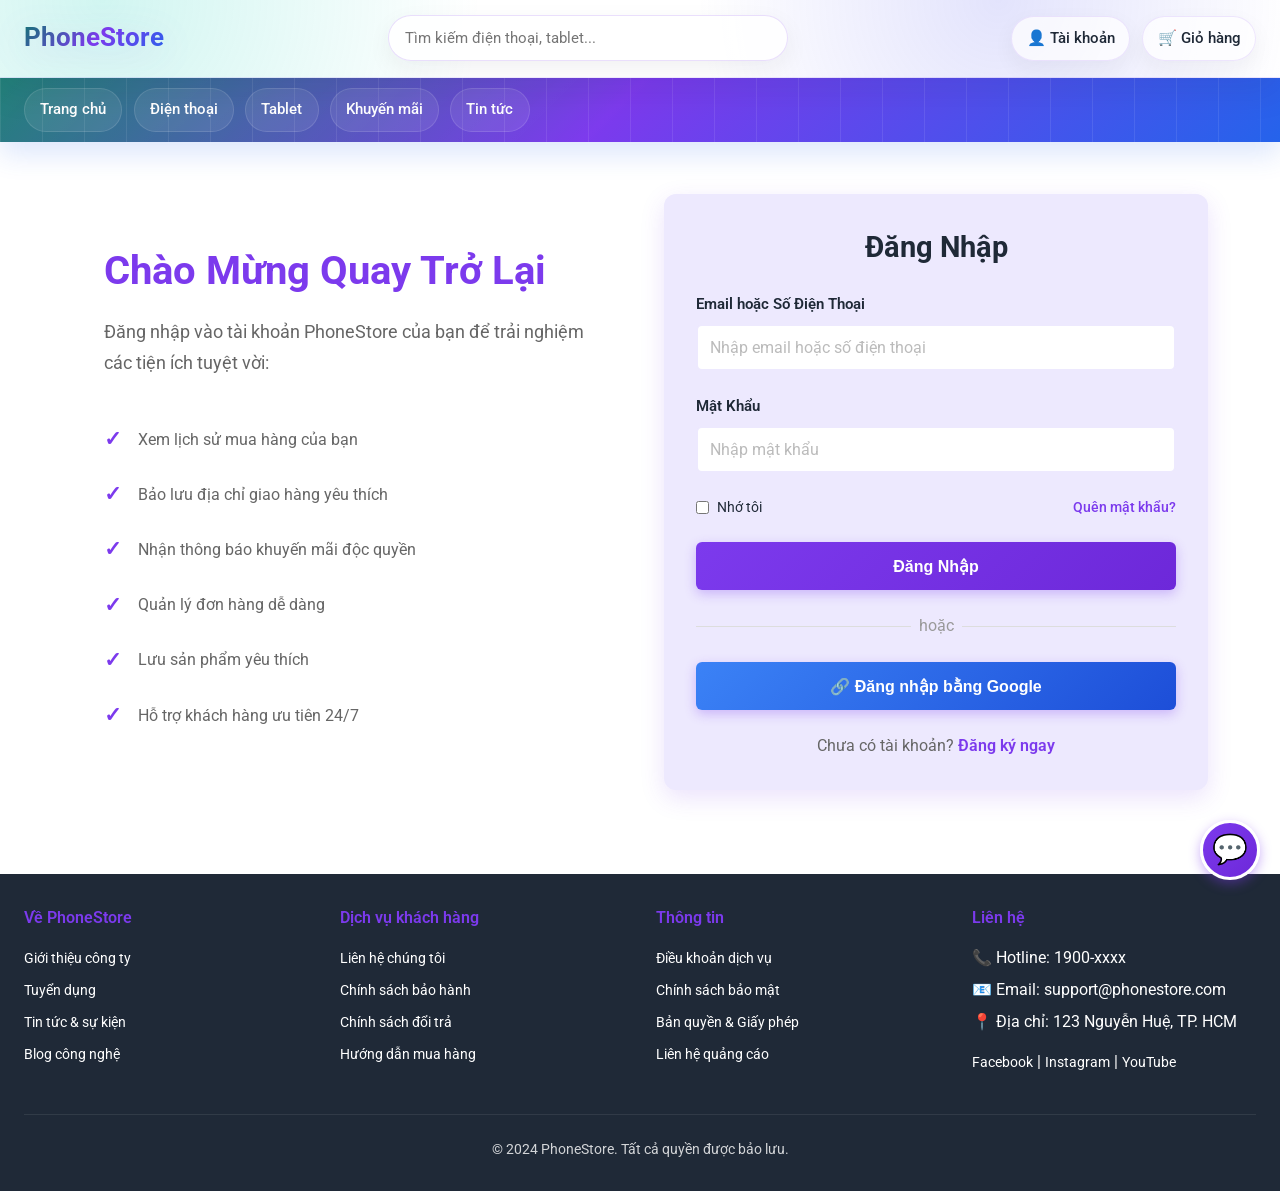
<file: login.html>
<!DOCTYPE html>
<html lang="vi">
<head>
  <meta charset="UTF-8">
  <meta name="viewport" content="width=device-width, initial-scale=1.0">
  <title>Đăng Nhập - PhoneStore</title>
  <link rel="stylesheet" href="css/style.css">
  <style>
    .login-container {
      max-width: 1200px;
      margin: 0 auto;
      padding: 2rem;
      display: grid;
      grid-template-columns: 1fr 1fr;
      gap: 3rem;
      min-height: calc(100vh - 200px);
      align-items: center;
    }

    .login-info {
      padding: 2rem;
    }

    .login-info h1 {
      font-size: 2.5rem;
      color: var(--primary);
      margin-bottom: 1rem;
      font-weight: 700;
    }

    .login-info p {
      color: var(--text-light);
      font-size: 1.1rem;
      line-height: 1.8;
      margin-bottom: 2rem;
    }

    .login-benefits {
      list-style: none;
    }

    .login-benefits li {
      padding: 0.75rem 0;
      color: var(--text-light);
      display: flex;
      align-items: center;
      gap: 1rem;
      font-size: 1rem;
    }

    .login-benefits li::before {
      content: '✓';
      color: var(--primary);
      font-weight: 700;
      font-size: 1.3rem;
    }

    .login-form-container {
      background: var(--primary-light);
      border-radius: 12px;
      padding: 2rem;
      box-shadow: 0 8px 24px rgba(124, 58, 237, 0.15);
    }

    .login-form-container h2 {
      font-size: 1.8rem;
      color: var(--text-dark);
      margin-bottom: 1.5rem;
      text-align: center;
    }

    .form-group {
      margin-bottom: 1.5rem;
    }

    .form-group label {
      display: block;
      margin-bottom: 0.5rem;
      color: var(--text-dark);
      font-weight: 600;
      font-size: 0.95rem;
    }

    .form-group input,
    .form-group select {
      width: 100%;
      padding: 0.75rem;
      border: 2px solid var(--primary-light);
      border-radius: 6px;
      font-size: 1rem;
      transition: all 0.3s;
      background: white;
    }

    .form-group input:focus,
    .form-group select:focus {
      outline: none;
      border-color: var(--primary);
      box-shadow: 0 0 0 3px rgba(124, 58, 237, 0.1);
      background: white;
    }

    .form-group input::placeholder {
      color: #bbb;
    }

    .remember-forgot {
      display: flex;
      justify-content: space-between;
      align-items: center;
      margin-bottom: 1.5rem;
      font-size: 0.9rem;
    }

    .remember-forgot label {
      display: flex;
      align-items: center;
      gap: 0.5rem;
      margin: 0;
      font-weight: 400;
    }

    .remember-forgot a {
      color: var(--primary);
      text-decoration: none;
      font-weight: 500;
      transition: color 0.3s;
    }

    .remember-forgot a:hover {
      color: var(--primary-dark);
      text-decoration: underline;
    }

    .btn-login {
      width: 100%;
      padding: 0.9rem;
      background: linear-gradient(135deg, var(--primary) 0%, var(--primary-dark) 100%);
      color: white;
      border: none;
      border-radius: 6px;
      font-size: 1rem;
      font-weight: 600;
      cursor: pointer;
      transition: all 0.3s;
      box-shadow: 0 4px 12px rgba(124, 58, 237, 0.3);
    }

    .btn-login:hover {
      transform: translateY(-2px);
      box-shadow: 0 6px 16px rgba(124, 58, 237, 0.4);
    }

    .btn-login:active {
      transform: translateY(0);
    }

    .form-divider {
      text-align: center;
      margin: 1.5rem 0;
      color: var(--text-lighter);
      position: relative;
    }

    .form-divider::before {
      content: '';
      position: absolute;
      top: 50%;
      left: 0;
      right: 0;
      height: 1px;
      background: #ddd;
      z-index: 0;
    }

    .form-divider span {
      background: var(--primary-light);
      padding: 0 0.5rem;
      position: relative;
      z-index: 1;
    }

    .signup-link {
      text-align: center;
      margin-top: 1.5rem;
      color: var(--text-light);
    }

    .signup-link a {
      color: var(--primary);
      font-weight: 600;
      text-decoration: none;
      transition: color 0.3s;
    }

    .signup-link a:hover {
      color: var(--primary-dark);
      text-decoration: underline;
    }

    @media (max-width: 768px) {
      .login-container {
        grid-template-columns: 1fr;
        gap: 1.5rem;
        min-height: auto;
      }

      .login-info {
        display: none;
      }

      .login-info h1 {
        font-size: 1.8rem;
      }

      .login-form-container {
        max-width: 100%;
      }
    }
  </style>
</head>
<body>
  <!-- Header -->
  <header>
    <div class="header-top">
      <div class="logo"><a href="index.html" style="text-decoration: none; color: inherit;">PhoneStore</a></div>
      <div class="search-bar">
        <input type="text" id="searchInput" placeholder="Tìm kiếm điện thoại, tablet...">
      </div>
      <div class="header-actions">
        <a href="login.html">👤 Tài khoản</a>
        <a href="cart.html">
          🛒 Giỏ hàng
          <span class="cart-badge" id="cartBadge"></span>
        </a>
      </div>
    </div>
  </header>

  <!-- Navbar -->
  <nav class="navbar">
    <div class="navbar-content">
      <a href="index.html">Trang chủ</a>
      <a href="index.html">Điện thoại</a>
      <a href="index.html">Tablet</a>
      <a href="#" onclick="alert('Chức năng demo')">Khuyến mãi</a>
      <a href="#" onclick="alert('Chức năng demo')">Tin tức</a>
    </div>
  </nav>

  <!-- Main Content -->
  <div class="login-container">
    <div class="login-info">
      <h1>Chào Mừng Quay Trở Lại</h1>
      <p>Đăng nhập vào tài khoản PhoneStore của bạn để trải nghiệm các tiện ích tuyệt vời:</p>
      <ul class="login-benefits">
        <li>Xem lịch sử mua hàng của bạn</li>
        <li>Bảo lưu địa chỉ giao hàng yêu thích</li>
        <li>Nhận thông báo khuyến mãi độc quyền</li>
        <li>Quản lý đơn hàng dễ dàng</li>
        <li>Lưu sản phẩm yêu thích</li>
        <li>Hỗ trợ khách hàng ưu tiên 24/7</li>
      </ul>
    </div>

    <div class="login-form-container">
      <h2>Đăng Nhập</h2>
      <form id="loginForm" onsubmit="handleLogin(event)">
        <div class="form-group">
          <label for="email">Email hoặc Số Điện Thoại</label>
          <input type="text" id="email" name="email" placeholder="Nhập email hoặc số điện thoại" required>
        </div>

        <div class="form-group">
          <label for="password">Mật Khẩu</label>
          <input type="password" id="password" name="password" placeholder="Nhập mật khẩu" required>
        </div>

        <div class="remember-forgot">
          <label>
            <input type="checkbox" name="remember"> Nhớ tôi
          </label>
          <a href="#forgot">Quên mật khẩu?</a>
        </div>

        <button type="submit" class="btn-login">Đăng Nhập</button>

        <div class="form-divider">
          <span>hoặc</span>
        </div>

        <button type="button" class="btn-login" style="background: linear-gradient(135deg, #3b82f6 0%, #1d4ed8 100%);" onclick="handleSocialLogin('google')">
          🔗 Đăng nhập bằng Google
        </button>

        <div class="signup-link">
          Chưa có tài khoản? <a href="#signup">Đăng ký ngay</a>
        </div>
      </form>
    </div>
  </div>

  <!-- Footer -->
  <footer>
    <div class="footer-content">
      <div class="footer-section">
        <h4>Về PhoneStore</h4>
        <ul>
          <li><a href="#">Giới thiệu công ty</a></li>
          <li><a href="#">Tuyển dụng</a></li>
          <li><a href="#">Tin tức & sự kiện</a></li>
          <li><a href="#">Blog công nghệ</a></li>
        </ul>
      </div>
      <div class="footer-section">
        <h4>Dịch vụ khách hàng</h4>
        <ul>
          <li><a href="#">Liên hệ chúng tôi</a></li>
          <li><a href="#">Chính sách bảo hành</a></li>
          <li><a href="#">Chính sách đổi trả</a></li>
          <li><a href="#">Hướng dẫn mua hàng</a></li>
        </ul>
      </div>
      <div class="footer-section">
        <h4>Thông tin</h4>
        <ul>
          <li><a href="#">Điều khoản dịch vụ</a></li>
          <li><a href="#">Chính sách bảo mật</a></li>
          <li><a href="#">Bản quyền & Giấy phép</a></li>
          <li><a href="#">Liên hệ quảng cáo</a></li>
        </ul>
      </div>
      <div class="footer-section">
        <h4>Liên hệ</h4>
        <ul>
          <li>📞 Hotline: 1900-xxxx</li>
          <li>📧 Email: support@phonestore.com</li>
          <li>📍 Địa chỉ: 123 Nguyễn Huệ, TP. HCM</li>
          <li style="margin-top: 1rem;">
            <a href="#">Facebook</a> | 
            <a href="#">Instagram</a> | 
            <a href="#">YouTube</a>
          </li>
        </ul>
      </div>
    </div>
    <div class="footer-bottom">
      <p>&copy; 2024 PhoneStore. Tất cả quyền được bảo lưu.</p>
    </div>
  </footer>

  <!-- Chat Widget -->
  <div class="chat-widget">
    <div class="chat-bubble" onclick="toggleChat()">💬</div>
    <div class="chat-popup" id="chatPopup">
      <div class="chat-header">
        <h4>Hỗ trợ khách hàng</h4>
        <button class="chat-close" onclick="toggleChat()">✕</button>
      </div>
      <div class="chat-messages" id="chatMessages">
        <div class="chat-message bot">Xin chào! 👋 Chúng tôi có thể giúp gì cho bạn?</div>
      </div>
      <div class="chat-input-area">
        <input type="text" id="chatInput" placeholder="Nhập tin nhắn..." onkeypress="handleChatInput(event)">
        <button onclick="sendChatMessage()">Gửi</button>
      </div>
    </div>
  </div>

  <!-- Scripts -->
  <script src="js/cart.js"></script>
  <script>
    document.addEventListener('DOMContentLoaded', () => {
      updateCartBadge();
      const searchInput = document.getElementById('searchInput');
      if (searchInput) {
        searchInput.addEventListener('keyup', (e) => {
          if (e.key === 'Enter') {
            window.location.href = `index.html?search=${encodeURIComponent(searchInput.value)}`;
          }
        });
      }
    });

    function handleLogin(e) {
      e.preventDefault();
      const email = document.getElementById('email').value;
      const password = document.getElementById('password').value;
      
      if (email.trim() && password.trim()) {
        // Simulate login
        localStorage.setItem('user_logged_in', JSON.stringify({
          email: email,
          loginTime: new Date().toLocaleString('vi-VN')
        }));
        
        alert(`✅ Đăng nhập thành công!\n\nChào ${email}! Bạn có thể tiếp tục mua sắm.`);
        window.location.href = 'index.html';
      }
    }

    function handleSocialLogin(provider) {
      alert(`Tính năng đăng nhập bằng ${provider} sẽ được phát triển sớm! 🚀`);
    }

    // Chat Widget Functions
    function toggleChat() {
      const chatPopup = document.getElementById('chatPopup');
      chatPopup.classList.toggle('active');
    }

    function sendChatMessage() {
      const chatInput = document.getElementById('chatInput');
      const message = chatInput.value.trim();
      
      if (!message) return;

      const chatMessages = document.getElementById('chatMessages');
      
      const userMsg = document.createElement('div');
      userMsg.className = 'chat-message user';
      userMsg.textContent = message;
      chatMessages.appendChild(userMsg);

      chatInput.value = '';
      chatMessages.scrollTop = chatMessages.scrollHeight;

      setTimeout(() => {
        const botMsg = document.createElement('div');
        botMsg.className = 'chat-message bot';
        botMsg.textContent = getAutoReply(message);
        chatMessages.appendChild(botMsg);
        chatMessages.scrollTop = chatMessages.scrollHeight;
      }, 500);
    }

    function handleChatInput(e) {
      if (e.key === 'Enter') {
        sendChatMessage();
      }
    }

    function getAutoReply(message) {
      const msg = message.toLowerCase();
      const replies = {
        'đăng nhập': '🔐 Nhập email và mật khẩu để đăng nhập vào tài khoản của bạn.',
        'đăng ký': '📝 Nhấp vào "Đăng ký ngay" để tạo tài khoản mới.',
        'quên mật khẩu': '🔑 Bạn có thể đặt lại mật khẩu bằng liên kết "Quên mật khẩu?"',
        'thanks': '😊 Cảm ơn bạn!',
        'help': '🆘 Bạn có thể hỏi về: đăng nhập, đăng ký, quên mật khẩu.',
      };

      for (let key in replies) {
        if (msg.includes(key)) return replies[key];
      }

      return '👋 Tôi sẵn sàng hỗ trợ bạn! Bạn cần giúp gì không?';
    }
  </script>
</body>
</html>
</file>
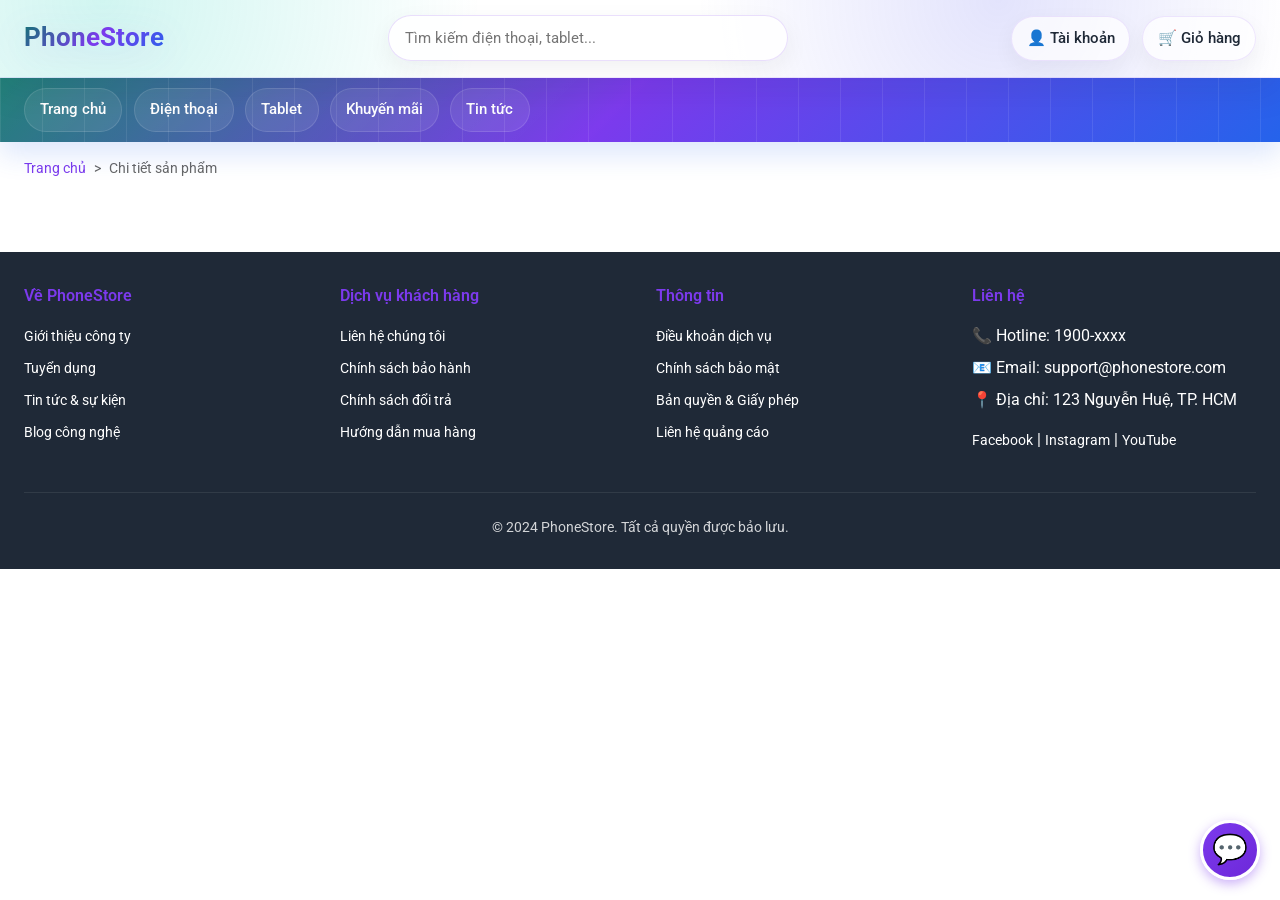
<file: product-detail.html>
<!DOCTYPE html>
<html lang="vi">
<head>
  <meta charset="UTF-8">
  <meta name="viewport" content="width=device-width, initial-scale=1.0">
  <title>Chi Tiết Sản Phẩm - PhoneStore</title>
  <link rel="stylesheet" href="css/style.css">
  <style>
    .product-detail-container {
      max-width: 1200px;
      margin: 0 auto;
      padding: 2rem 1.5rem;
      display: grid;
      grid-template-columns: 1fr 1fr;
      gap: 3rem;
    }

    .product-detail-image {
      background: var(--primary-light);
      border-radius: 8px;
      padding: 2rem;
      display: flex;
      align-items: center;
      justify-content: center;
      height: 400px;
    }

    .product-detail-image img {
      width: 100%;
      height: 100%;
      object-fit: contain;
    }

    .product-detail-info h1 {
      font-size: 1.8rem;
      margin-bottom: 0.5rem;
      color: var(--text-dark);
    }

    .product-detail-brand {
      color: var(--text-lighter);
      font-size: 0.9rem;
      text-transform: uppercase;
      margin-bottom: 1rem;
    }

    .product-detail-rating {
      display: flex;
      gap: 0.5rem;
      margin-bottom: 1rem;
      align-items: center;
    }

    .product-detail-price {
      font-size: 2rem;
      color: var(--primary);
      font-weight: 700;
      margin-bottom: 1rem;
    }

    .product-detail-price-old {
      font-size: 1.1rem;
      color: var(--text-lighter);
      text-decoration: line-through;
      margin-right: 1rem;
    }

    .product-detail-description {
      color: var(--text-light);
      line-height: 1.7;
      margin: 1.5rem 0;
    }

    .product-detail-specs {
      background: var(--primary-light);
      border-radius: 8px;
      padding: 1.5rem;
      margin: 1.5rem 0;
    }

    .product-detail-specs h3 {
      font-size: 1.1rem;
      margin-bottom: 1rem;
      color: var(--text-dark);
    }

    .spec-row {
      display: grid;
      grid-template-columns: 150px 1fr;
      gap: 1rem;
      padding: 0.75rem 0;
      border-bottom: 1px solid var(--border);
    }

    .spec-row:last-child {
      border-bottom: none;
    }

    .spec-label {
      font-weight: 600;
      color: var(--text-dark);
    }

    .spec-value {
      color: var(--text-light);
    }

    .quantity-selector {
      display: flex;
      gap: 1rem;
      align-items: center;
      margin: 1.5rem 0;
    }

    .quantity-selector label {
      font-weight: 600;
      color: var(--text-dark);
    }

    .quantity-control {
      display: flex;
      gap: 0.5rem;
      border: 1px solid var(--border);
      border-radius: 4px;
      overflow: hidden;
    }

    .quantity-control button {
      width: 40px;
      padding: 0.5rem;
      border: none;
      background: var(--white);
      cursor: pointer;
      font-weight: 600;
    }

    .quantity-control button:hover {
      background: var(--primary-light);
    }

    .quantity-control input {
      width: 50px;
      border: none;
      text-align: center;
      font-weight: 600;
    }

    .product-detail-actions {
      display: grid;
      grid-template-columns: 1fr 1fr;
      gap: 1rem;
      margin: 2rem 0;
    }

    .btn-add-cart {
      padding: 1rem;
      background: var(--primary);
      color: var(--white);
      border: none;
      border-radius: 4px;
      font-weight: 600;
      font-size: 1rem;
      cursor: pointer;
      transition: background 0.3s;
    }

    .btn-add-cart:hover {
      background: var(--primary-dark);
    }

    .btn-wish {
      padding: 1rem;
      background: var(--primary-light);
      color: var(--text-dark);
      border: 1px solid var(--border);
      border-radius: 4px;
      font-weight: 600;
      font-size: 1rem;
      cursor: pointer;
      transition: all 0.3s;
    }

    .btn-wish:hover {
      border-color: var(--primary);
      color: var(--primary);
    }

    @media (max-width: 768px) {
      .product-detail-container {
        grid-template-columns: 1fr;
        gap: 1.5rem;
      }

      .product-detail-actions {
        grid-template-columns: 1fr;
      }
    }
  </style>
</head>
<body>
  <!-- Header -->
  <header>
    <div class="header-top">
      <div class="logo"><a href="index.html" style="text-decoration: none; color: inherit;">PhoneStore</a></div>
      <div class="search-bar">
        <input type="text" id="searchInput" placeholder="Tìm kiếm điện thoại, tablet...">
      </div>
      <div class="header-actions">
        <a href="login.html">👤 Tài khoản</a>
        <a href="cart.html">
          🛒 Giỏ hàng
          <span class="cart-badge" id="cartBadge"></span>
        </a>
      </div>
    </div>
  </header>

  <!-- Navbar -->
  <nav class="navbar">
    <div class="navbar-content">
      <a href="index.html">Trang chủ</a>
      <a href="index.html">Điện thoại</a>
      <a href="index.html">Tablet</a>
      <a href="#" onclick="alert('Chức năng demo')">Khuyến mãi</a>
      <a href="#" onclick="alert('Chức năng demo')">Tin tức</a>
    </div>
  </nav>

  <!-- Main Content -->
  <div style="max-width: 1400px; margin: 0 auto; padding: 1rem 1.5rem;">
    <!-- Breadcrumb -->
    <div class="breadcrumb">
      <a href="index.html">Trang chủ</a>
      <span> > </span>
      <span id="breadcrumbTitle">Chi tiết sản phẩm</span>
    </div>

    <!-- Product Detail -->
    <div id="productDetail"></div>
  </div>

  <!-- Footer -->
  <footer>
    <div class="footer-content">
      <div class="footer-section">
        <h4>Về PhoneStore</h4>
        <ul>
          <li><a href="#">Giới thiệu công ty</a></li>
          <li><a href="#">Tuyển dụng</a></li>
          <li><a href="#">Tin tức & sự kiện</a></li>
          <li><a href="#">Blog công nghệ</a></li>
        </ul>
      </div>
      <div class="footer-section">
        <h4>Dịch vụ khách hàng</h4>
        <ul>
          <li><a href="#">Liên hệ chúng tôi</a></li>
          <li><a href="#">Chính sách bảo hành</a></li>
          <li><a href="#">Chính sách đổi trả</a></li>
          <li><a href="#">Hướng dẫn mua hàng</a></li>
        </ul>
      </div>
      <div class="footer-section">
        <h4>Thông tin</h4>
        <ul>
          <li><a href="#">Điều khoản dịch vụ</a></li>
          <li><a href="#">Chính sách bảo mật</a></li>
          <li><a href="#">Bản quyền & Giấy phép</a></li>
          <li><a href="#">Liên hệ quảng cáo</a></li>
        </ul>
      </div>
      <div class="footer-section">
        <h4>Liên hệ</h4>
        <ul>
          <li>📞 Hotline: 1900-xxxx</li>
          <li>📧 Email: support@phonestore.com</li>
          <li>📍 Địa chỉ: 123 Nguyễn Huệ, TP. HCM</li>
          <li style="margin-top: 1rem;">
            <a href="#">Facebook</a> | 
            <a href="#">Instagram</a> | 
            <a href="#">YouTube</a>
          </li>
        </ul>
      </div>
    </div>
    <div class="footer-bottom">
      <p>&copy; 2024 PhoneStore. Tất cả quyền được bảo lưu.</p>
    </div>
  </footer>

  <!-- Chat Widget -->
  <div class="chat-widget">
    <div class="chat-bubble" onclick="toggleChat()">💬</div>
    <div class="chat-popup" id="chatPopup">
      <div class="chat-header">
        <h4>Hỗ trợ khách hàng</h4>
        <button class="chat-close" onclick="toggleChat()">✕</button>
      </div>
      <div class="chat-messages" id="chatMessages">
        <div class="chat-message bot">Xin chào! 👋 Chúng tôi có thể giúp gì cho bạn?</div>
      </div>
      <div class="chat-input-area">
        <input type="text" id="chatInput" placeholder="Nhập tin nhắn..." onkeypress="handleChatInput(event)">
        <button onclick="sendChatMessage()">Gửi</button>
      </div>
    </div>
  </div>

  <!-- Scripts -->
  <script src="js/products.js"></script>
  <script src="js/cart.js"></script>
  <script src="js/ui.js"></script>
  <script>
    document.addEventListener('DOMContentLoaded', () => {
      const urlParams = new URLSearchParams(window.location.search);
      const productId = urlParams.get('id');
      
      if (productId) {
        const product = getProductById(productId);
        if (product) {
          displayProductDetail(product);
          updateCartBadge();
        } else {
          document.getElementById('productDetail').innerHTML = '<p>Sản phẩm không tồn tại</p>';
        }
      }
    });

    function displayProductDetail(product) {
      const container = document.getElementById('productDetail');
      const originalPrice = Math.round(product.price * 1.1);
      
      container.innerHTML = `
        <div class="product-detail-container">
          <div class="product-detail-image">
            <img src="${product.image}" alt="${product.name}">
          </div>
          <div class="product-detail-info">
            <div class="product-detail-brand">${product.brand}</div>
            <h1>${product.name}</h1>
            <div class="product-detail-rating">
              ⭐⭐⭐⭐⭐ <span>(245 đánh giá)</span>
            </div>
            
            <div class="product-detail-price">
              <span class="product-detail-price-old">${formatPrice(originalPrice)}</span>
              ${formatPrice(product.price)}
            </div>

            <p class="product-detail-description">
              ${product.description}
            </p>

            <div class="product-detail-specs">
              <h3>Thông số kỹ thuật</h3>
              ${Object.entries(product.specs || {}).map(([key, value]) => `
                <div class="spec-row">
                  <div class="spec-label">${key}</div>
                  <div class="spec-value">${value}</div>
                </div>
              `).join('')}
            </div>

            <div class="quantity-selector">
              <label>Số lượng:</label>
              <div class="quantity-control">
                <button onclick="decreaseQty()">-</button>
                <input type="number" id="quantity" value="1" min="1" readonly>
                <button onclick="increaseQty()">+</button>
              </div>
            </div>

            <div class="product-detail-actions">
              <button class="btn-add-cart" onclick="addToCartDetail(${product.id})">
                🛒 Thêm vào giỏ
              </button>
              <button class="btn-wish">❤️ Thêm vào yêu thích</button>
            </div>

            <div style="background: var(--primary-light); border-radius: 8px; padding: 1rem; margin-top: 2rem;">
              <p><strong>✓ Bảo hành 12 tháng</strong></p>
              <p><strong>✓ Giao hàng miễn phí</strong></p>
              <p><strong>✓ Đổi trả trong 7 ngày</strong></p>
            </div>
          </div>
        </div>
      `;

      document.getElementById('breadcrumbTitle').textContent = product.name;
    }

    function increaseQty() {
      const qty = document.getElementById('quantity');
      qty.value = parseInt(qty.value) + 1;
    }

    function decreaseQty() {
      const qty = document.getElementById('quantity');
      if (parseInt(qty.value) > 1) {
        qty.value = parseInt(qty.value) - 1;
      }
    }

    function addToCartDetail(productId) {
      const quantity = parseInt(document.getElementById('quantity').value);
      const product = getProductById(productId);
      if (product) {
        cart.addProduct(product, quantity);
        showNotification(`Đã thêm ${quantity} ${product.name} vào giỏ hàng`);
        updateCartBadge();
      }
    }

    // Chat Widget Functions
    function toggleChat() {
      const chatPopup = document.getElementById('chatPopup');
      chatPopup.classList.toggle('active');
    }

    function sendChatMessage() {
      const chatInput = document.getElementById('chatInput');
      const message = chatInput.value.trim();
      
      if (!message) return;

      const chatMessages = document.getElementById('chatMessages');
      
      const userMsg = document.createElement('div');
      userMsg.className = 'chat-message user';
      userMsg.textContent = message;
      chatMessages.appendChild(userMsg);

      chatInput.value = '';
      chatMessages.scrollTop = chatMessages.scrollHeight;

      setTimeout(() => {
        const botMsg = document.createElement('div');
        botMsg.className = 'chat-message bot';
        botMsg.textContent = getAutoReply(message);
        chatMessages.appendChild(botMsg);
        chatMessages.scrollTop = chatMessages.scrollHeight;
      }, 500);
    }

    function handleChatInput(e) {
      if (e.key === 'Enter') {
        sendChatMessage();
      }
    }

    function getAutoReply(message) {
      const msg = message.toLowerCase();
      const replies = {
        'giá': '💰 Sản phẩm này giá khá cạnh tranh. Bạn có đọc thông số kỹ thuật chưa?',
        'bảo hành': '🛡️ Sản phẩm này bảo hành 12 tháng chính hãng.',
        'đổi trả': '↩️ Chúng tôi hỗ trợ đổi trả trong 7 ngày nếu có lỗi.',
        'ship': '🚚 Phí vận chuyển: 50,000 đồng. Giao miễn phí cho đơn trên 5 triệu.',
        'thanks': '😊 Cảm ơn bạn đã quan tâm!',
      };

      for (let key in replies) {
        if (msg.includes(key)) return replies[key];
      }

      return '👋 Bạn có câu hỏi nào khác không? Tôi sẵn sàng hỗ trợ!';
    }
  </script>
</body>
</html>
</file>
<file: css/style.css>
/* ===== CSS - CellphoneS Style ===== */
@import url('https://fonts.googleapis.com/css2?family=Roboto:wght@300;400;500;700&display=swap');

* {
  margin: 0;
  padding: 0;
  box-sizing: border-box;
}

:root {
  --primary: #7c3aed;
  --primary-dark: #6d28d9;
  --primary-light: #ede9fe;
  --primary-50: #f5f3ff;
  --text-dark: #1f2937;
  --text-light: #666;
  --text-lighter: #999;
  --border: #e5e7eb;
  --bg-light: #f9fafb;
  --white: #fff;
  --shadow: 0 1px 3px rgba(124, 58, 237, 0.1);
}

html {
  scroll-behavior: smooth;
}

body {
  font-family: 'Roboto', sans-serif;
  color: var(--text-dark);
  background: var(--white);
  line-height: 1.5;
}

/* ===== Form Elements ===== */
input[type="text"],
input[type="number"],
input[type="email"],
input[type="password"],
select,
textarea {
  width: 100%;
  padding: 0.7rem 0.9rem;
  border: 1px solid var(--border);
  border-radius: 6px;
  font-family: 'Roboto', sans-serif;
  font-size: 0.9rem;
  background: var(--white);
  color: var(--text-dark);
  transition: all 0.3s;
}

input[type="text"]:focus,
input[type="number"]:focus,
input[type="email"]:focus,
input[type="password"]:focus,
select:focus,
textarea:focus {
  outline: none;
  border-color: var(--primary);
  box-shadow: 0 0 0 3px rgba(124, 58, 237, 0.1);
}

/* ===== Header ===== */
header {
  background:
    radial-gradient(circle at 8% 0%, rgba(45, 212, 191, 0.22), transparent 32%),
    radial-gradient(circle at 78% 0%, rgba(99, 102, 241, 0.18), transparent 30%),
    rgba(255, 255, 255, 0.88);
  border-bottom: 1px solid rgba(124, 58, 237, 0.12);
  padding: 0.95rem 0;
  position: sticky;
  top: 0;
  z-index: 100;
  box-shadow: 0 14px 35px rgba(17, 24, 39, 0.08);
  backdrop-filter: blur(18px);
  -webkit-backdrop-filter: blur(18px);
  overflow: hidden;
}

header::before {
  content: "";
  position: absolute;
  inset: 0;
  pointer-events: none;
  background: linear-gradient(115deg, transparent 0%, rgba(255, 255, 255, 0.55) 38%, transparent 62%);
  transform: translateX(-100%);
  animation: header-shine 8s ease-in-out infinite;
}

.header-top {
  position: relative;
  max-width: 1400px;
  margin: 0 auto;
  padding: 0 1.5rem;
  display: flex;
  justify-content: space-between;
  align-items: center;
  gap: 1.5rem;
  flex-wrap: wrap;
}

.logo {
  font-size: 1.65rem;
  font-weight: 700;
  color: transparent;
  background: linear-gradient(135deg, #0f766e 0%, var(--primary) 52%, #2563eb 100%);
  background-clip: text;
  -webkit-background-clip: text;
  white-space: nowrap;
  flex-shrink: 0;
  letter-spacing: 0;
  filter: drop-shadow(0 8px 18px rgba(124, 58, 237, 0.16));
  transition: transform 0.3s ease, filter 0.3s ease;
}

.logo:hover {
  transform: translateY(-2px) scale(1.03);
  filter: drop-shadow(0 12px 22px rgba(20, 184, 166, 0.24));
}

.search-bar {
  flex: 1;
  max-width: 400px;
  position: relative;
}

.search-bar input {
  width: 100%;
  padding: 0.82rem 1rem;
  border: 1px solid rgba(124, 58, 237, 0.16);
  border-radius: 999px;
  font-size: 0.95rem;
  background: rgba(255, 255, 255, 0.86);
  box-shadow: 0 8px 24px rgba(17, 24, 39, 0.06);
}

.search-bar input:focus {
  outline: none;
  border-color: #14b8a6;
  box-shadow: 0 0 0 4px rgba(20, 184, 166, 0.13), 0 14px 30px rgba(17, 24, 39, 0.08);
  transform: translateY(-1px);
}

.address-bar {
  flex: 0.8;
  min-width: 200px;
  position: relative;
}

.address-bar input {
  width: 100%;
  padding: 0.82rem 1rem;
  border: 1px solid rgba(20, 184, 166, 0.2);
  border-radius: 999px;
  font-size: 0.9rem;
  background: linear-gradient(135deg, rgba(240, 253, 250, 0.94) 0%, rgba(255, 255, 255, 0.92) 100%);
  box-shadow: 0 8px 24px rgba(20, 184, 166, 0.08);
}

.address-bar input:focus {
  outline: none;
  border-color: #14b8a6;
  box-shadow: 0 0 0 4px rgba(20, 184, 166, 0.13), 0 14px 30px rgba(17, 24, 39, 0.08);
  transform: translateY(-1px);
}

.header-actions {
  display: flex;
  gap: 0.75rem;
  align-items: center;
}

.header-actions a {
  background: rgba(255, 255, 255, 0.72);
  border: 1px solid rgba(124, 58, 237, 0.12);
  cursor: pointer;
  color: var(--text-dark);
  text-decoration: none;
  font-size: 0.95rem;
  font-weight: 500;
  transition: transform 0.25s ease, box-shadow 0.25s ease, color 0.25s ease, background 0.25s ease;
  position: relative;
  padding: 0.65rem 0.9rem;
  border-radius: 999px;
  box-shadow: 0 8px 22px rgba(17, 24, 39, 0.05);
  overflow: hidden;
}

.header-actions a::before {
  content: "";
  position: absolute;
  inset: 0;
  background: linear-gradient(135deg, rgba(20, 184, 166, 0.16), rgba(124, 58, 237, 0.14));
  opacity: 0;
  transition: opacity 0.25s ease;
}

.header-actions a:hover {
  color: var(--primary);
  background: rgba(255, 255, 255, 0.95);
  box-shadow: 0 14px 28px rgba(124, 58, 237, 0.16);
  transform: translateY(-2px);
}

.header-actions a:hover::before {
  opacity: 1;
}

.account-link {
  cursor: pointer;
}

.cart-badge {
  position: absolute;
  top: -6px;
  right: -5px;
  background: linear-gradient(135deg, #ef4444, var(--primary));
  color: var(--white);
  width: 20px;
  height: 20px;
  border-radius: 50%;
  display: none;
  align-items: center;
  justify-content: center;
  font-size: 0.75rem;
  font-weight: 700;
  box-shadow: 0 8px 18px rgba(239, 68, 68, 0.28);
}

.cart-badge.active {
  display: flex;
}

/* ===== Navbar ===== */
.navbar {
  background: linear-gradient(135deg, #0f766e 0%, var(--primary) 48%, #2563eb 100%);
  padding: 0.62rem 0;
  box-shadow: 0 12px 28px rgba(37, 99, 235, 0.16);
  position: relative;
  overflow: hidden;
}

.navbar::before {
  content: "";
  position: absolute;
  inset: 0;
  pointer-events: none;
  background:
    linear-gradient(90deg, rgba(255, 255, 255, 0.16) 1px, transparent 1px),
    linear-gradient(135deg, rgba(255, 255, 255, 0.15), transparent 52%);
  background-size: 42px 42px, auto;
  opacity: 0.55;
}

.navbar-content {
  position: relative;
  max-width: 1400px;
  margin: 0 auto;
  padding: 0 1.5rem;
  display: flex;
  gap: 0.7rem;
  overflow-x: auto;
  scrollbar-width: none;
}

.navbar-content::-webkit-scrollbar {
  display: none;
}

.navbar-content a {
  color: var(--white);
  text-decoration: none;
  font-weight: 500;
  font-size: 0.95rem;
  padding: 0.62rem 0.95rem;
  border-radius: 999px;
  border: 1px solid rgba(255, 255, 255, 0.12);
  background: rgba(255, 255, 255, 0.08);
  white-space: nowrap;
  transition: transform 0.25s ease, background 0.25s ease, box-shadow 0.25s ease;
}

.navbar-content a:hover {
  background: rgba(255, 255, 255, 0.2);
  box-shadow: 0 10px 22px rgba(17, 24, 39, 0.18);
  transform: translateY(-2px);
  text-shadow: 0 1px 2px rgba(0, 0, 0, 0.12);
}

@keyframes header-shine {
  0%, 55% {
    transform: translateX(-110%);
  }
  78%, 100% {
    transform: translateX(110%);
  }
}

@media (prefers-reduced-motion: reduce) {
  header::before {
    animation: none;
  }

  .logo,
  .search-bar input,
  .address-bar input,
  .header-actions a,
  .navbar-content a {
    transition: none;
  }
}

/* ===== Hero Section ===== */
.hero-section {
  background: linear-gradient(135deg, var(--primary) 0%, var(--primary-dark) 100%);
  color: white;
  padding: 4rem 1.5rem;
  text-align: center;
  box-shadow: 0 4px 12px rgba(124, 58, 237, 0.2);
}

.hero-content h1 {
  font-size: 2.8rem;
  margin-bottom: 1rem;
  font-weight: 700;
}

.hero-content p {
  font-size: 1.1rem;
  margin-bottom: 2rem;
  opacity: 0.9;
  max-width: 600px;
  margin-left: auto;
  margin-right: auto;
}

.hero-stats {
  display: grid;
  grid-template-columns: repeat(auto-fit, minmax(150px, 1fr));
  gap: 2rem;
  max-width: 800px;
  margin: 0 auto;
}

.stat {
  padding: 1rem;
  background: rgba(255, 255, 255, 0.1);
  border-radius: 8px;
  backdrop-filter: blur(10px);
}

.stat-number {
  font-size: 2rem;
  font-weight: 700;
  margin-bottom: 0.5rem;
}

.stat-label {
  font-size: 0.9rem;
  opacity: 0.8;
}

/* ===== Phone Info Section ===== */
.phone-info-section {
  background: var(--bg-light);
  padding: 3rem 1.5rem;
}

.info-container {
  max-width: 1400px;
  margin: 0 auto;
}

.info-header {
  text-align: center;
  margin-bottom: 3rem;
}

.info-header h2 {
  font-size: 2.2rem;
  color: var(--primary);
  margin-bottom: 0.5rem;
  font-weight: 700;
}

.info-header p {
  font-size: 1.1rem;
  color: var(--text-light);
}

.info-grid {
  display: grid;
  grid-template-columns: repeat(auto-fit, minmax(280px, 1fr));
  gap: 2rem;
}

.info-card {
  background: white;
  border-radius: 12px;
  padding: 2rem;
  box-shadow: 0 4px 12px rgba(124, 58, 237, 0.08);
  transition: all 0.3s;
  border-left: 4px solid var(--primary);
}

.info-card:hover {
  transform: translateY(-4px);
  box-shadow: 0 8px 20px rgba(124, 58, 237, 0.15);
}

.info-icon {
  font-size: 2.5rem;
  margin-bottom: 1rem;
  display: block;
}

.info-card h3 {
  font-size: 1.3rem;
  color: var(--primary);
  margin-bottom: 1rem;
  font-weight: 600;
}

.info-card p {
  color: var(--text-light);
  margin-bottom: 1rem;
  line-height: 1.6;
  font-size: 0.95rem;
}

.info-card ul {
  list-style: none;
  display: flex;
  flex-direction: column;
  gap: 0.5rem;
}

.info-card ul li {
  color: var(--text-light);
  font-size: 0.9rem;
  display: flex;
  align-items: center;
  gap: 0.5rem;
}

/* ===== Main Container ===== */
.main-container {
  max-width: 1400px;
  margin: 0 auto;
  padding: 1.5rem;
  display: grid;
  grid-template-columns: 260px 1fr;
  gap: 2rem;
}

/* ===== Sidebar Filter ===== */
.sidebar {
  background: linear-gradient(180deg, #faf5ff 0%, #f3e8ff 100%);
  border: 2px solid var(--primary-light);
  border-radius: 12px;
  padding: 1.5rem;
  height: fit-content;
  max-height: calc(100vh - 150px);
  overflow-y: auto;
  position: sticky;
  top: 100px;
  box-shadow: 0 4px 12px rgba(124, 58, 237, 0.08);
}

.sidebar::-webkit-scrollbar {
  width: 8px;
}

.sidebar::-webkit-scrollbar-track {
  background: #f3e8ff;
  border-radius: 10px;
}

.sidebar::-webkit-scrollbar-thumb {
  background: var(--primary);
  border-radius: 10px;
  transition: background 0.3s;
}

.sidebar::-webkit-scrollbar-thumb:hover {
  background: var(--primary-dark);
}

.search-filter h3 {
  color: var(--primary);
  margin-bottom: 0.6rem;
  font-size: 0.95rem;
  font-weight: 700;
  text-transform: uppercase;
  letter-spacing: 0.5px;
  display: flex;
  align-items: center;
  gap: 0.4rem;
}

.search-filter h3::before {
  content: '🔍';
  font-size: 1rem;
}

.filter-row {
  display: grid;
  gap: 0.4rem;
  margin-bottom: 0.4rem;
}

.filter-group {
  margin-bottom: 0.6rem;
  padding-bottom: 0.6rem;
  border-bottom: 1px solid rgba(124, 58, 237, 0.15);
  background: rgba(255, 255, 255, 0.7);
  border-radius: 8px;
  padding: 0.5rem;
  transition: all 0.3s;
}

.filter-group:hover {
  background: rgba(255, 255, 255, 0.95);
  box-shadow: 0 2px 8px rgba(124, 58, 237, 0.08);
}

.filter-group:last-child {
  border-bottom: none;
  margin-bottom: 0;
}

.filter-group label:first-child {
  font-weight: 600;
  color: var(--primary);
  display: block;
  margin-bottom: 0.3rem;
  text-transform: uppercase;
  font-size: 0.7rem;
  letter-spacing: 0.3px;
}

.filter-title {
  font-weight: 700;
  font-size: 0.9rem;
  margin-bottom: 0.4rem;
  color: var(--text-dark);
}

.filter-item {
  display: flex;
  align-items: center;
  margin-bottom: 0.25rem;
  padding: 0.3rem;
  border-radius: 6px;
  transition: all 0.2s;
  font-size: 0.85rem;
}

.filter-item:hover {
  background: rgba(124, 58, 237, 0.08);
}

.filter-item input {
  margin-right: 0.5rem;
  cursor: pointer;
  width: 16px;
  height: 16px;
  accent-color: var(--primary);
  transition: all 0.2s;
  flex-shrink: 0;
}

.filter-item input:hover {
  transform: scale(1.15);
}

.filter-item label {
  cursor: pointer;
  font-size: 0.9rem;
  color: var(--text-light);
  flex: 1;
  transition: color 0.2s;
}

.filter-item label:hover {
  color: var(--primary);
  font-weight: 500;
}

.filter-item .count {
  color: var(--text-lighter);
  font-size: 0.85rem;
}

.price-range {
  margin-bottom: 0.75rem;
}

.price-range input {
  width: 100%;
  padding: 0.6rem 0.75rem;
  border: 1px solid #e8e9eb;
  border-radius: 4px;
  font-size: 0.9rem;
  margin-bottom: 0.5rem;
  transition: border-color 0.2s;
}

.price-range input:focus {
  outline: none;
  border-color: var(--primary);
  box-shadow: 0 0 0 2px rgba(227, 6, 19, 0.1);
}

.btn-apply-filter {
  width: 100%;
  padding: 0.75rem;
  background: linear-gradient(135deg, var(--primary) 0%, #c40510 100%);
  color: var(--white);
  border: none;
  border-radius: 4px;
  font-weight: 600;
  cursor: pointer;
  transition: all 0.3s;
  margin-top: 0.75rem;
  box-shadow: 0 2px 4px rgba(227, 6, 19, 0.2);
}

.btn-apply-filter:hover {
  transform: translateY(-2px);
  box-shadow: 0 4px 8px rgba(227, 6, 19, 0.3);
}

.btn-apply-filter:active {
  transform: translateY(0);
}

/* ===== Main Content ===== */
.main-content {
  background: var(--white);
}

.breadcrumb {
  display: flex;
  gap: 0.5rem;
  margin-bottom: 1.5rem;
  font-size: 0.9rem;
  color: var(--text-light);
}

.breadcrumb a {
  color: var(--primary);
  text-decoration: none;
}

.breadcrumb a:hover {
  text-decoration: underline;
}

.content-header {
  display: flex;
  justify-content: space-between;
  align-items: center;
  margin-bottom: 1.5rem;
  padding-bottom: 1rem;
  border-bottom: 1px solid var(--border);
}

.content-title {
  font-size: 1.25rem;
  font-weight: 700;
  color: var(--text-dark);
}

.content-header .sort-select {
  padding: 0.5rem 0.75rem;
  border: 1px solid var(--border);
  border-radius: 3px;
  font-size: 0.9rem;
  cursor: pointer;
}

/* ===== Product Grid ===== */
.products-grid {
  display: grid;
  grid-template-columns: repeat(auto-fill, minmax(210px, 1fr));
  gap: 1.5rem;
}

.product-item {
  background: var(--white);
  border: 1px solid var(--border);
  border-radius: 4px;
  overflow: hidden;
  transition: all 0.3s;
  text-decoration: none;
  color: var(--text-dark);
  display: flex;
  flex-direction: column;
  cursor: pointer;
}

.product-item:hover {
  border-color: var(--primary);
  box-shadow: 0 2px 8px rgba(227, 6, 19, 0.15);
  transform: translateY(-4px);
}

.product-image-wrapper {
  position: relative;
  width: 100%;
  height: 240px;
  background: var(--primary-light);
  display: flex;
  align-items: center;
  justify-content: center;
  overflow: hidden;
}

.product-image {
  width: 100%;
  height: 100%;
  object-fit: contain;
  padding: 1rem;
}

.product-badge {
  position: absolute;
  top: 10px;
  right: 10px;
  background: var(--primary);
  color: var(--white);
  padding: 0.35rem 0.75rem;
  border-radius: 3px;
  font-size: 0.75rem;
  font-weight: 700;
  text-transform: uppercase;
}

.product-info {
  padding: 1rem;
  flex: 1;
  display: flex;
  flex-direction: column;
}

.product-brand {
  font-size: 0.8rem;
  color: var(--text-lighter);
  text-transform: uppercase;
  font-weight: 600;
  margin-bottom: 0.25rem;
}

.product-name {
  font-size: 0.95rem;
  font-weight: 500;
  color: var(--text-dark);
  margin-bottom: 0.5rem;
  line-height: 1.3;
  height: 2.6em;
  overflow: hidden;
  display: -webkit-box;
  -webkit-line-clamp: 2;
  -webkit-box-orient: vertical;
}

.product-specs {
  font-size: 0.8rem;
  color: var(--text-lighter);
  margin-bottom: 0.75rem;
  flex: 1;
}

.product-specs-item {
  display: flex;
  gap: 0.5rem;
  margin-bottom: 0.3rem;
}

.product-specs-item span:first-child {
  color: var(--text-light);
  font-weight: 500;
}

.product-price-section {
  margin-top: auto;
  padding-top: 0.75rem;
  border-top: 1px solid var(--border);
}

.product-price {
  font-size: 1.1rem;
  font-weight: 700;
  color: var(--primary);
  margin-bottom: 0.5rem;
}

.product-original-price {
  font-size: 0.85rem;
  color: var(--text-lighter);
  text-decoration: line-through;
  margin-right: 0.5rem;
}

.product-discount {
  font-size: 0.85rem;
  color: var(--primary);
  font-weight: 600;
}

.product-actions {
  display: flex;
  gap: 0.5rem;
  margin-top: 0.75rem;
}

.product-actions button {
  flex: 1;
  padding: 0.6rem 0.75rem;
  border: 1px solid var(--border);
  background: var(--white);
  color: var(--text-dark);
  border-radius: 3px;
  cursor: pointer;
  font-size: 0.9rem;
  font-weight: 600;
  transition: all 0.3s;
}

.product-actions button:first-child {
  background: var(--primary);
  color: var(--white);
  border-color: var(--primary);
}

.product-actions button:first-child:hover {
  background: var(--primary-dark);
}

.product-actions button:last-child:hover {
  border-color: var(--primary);
  color: var(--primary);
}

/* ===== Cart Page ===== */
.cart-section {
  display: grid;
  grid-template-columns: 1fr 350px;
  gap: 2rem;
}

.cart-items {
  background: var(--white);
  border-radius: 12px;
  padding: 2rem;
  box-shadow: 0 4px 12px rgba(124, 58, 237, 0.08);
  margin-bottom: 2rem;
}

.cart-item {
  display: grid;
  grid-template-columns: 140px 1fr 120px auto;
  gap: 1.5rem;
  padding: 1.5rem;
  border-radius: 10px;
  background: linear-gradient(135deg, #f9f5ff 0%, #fff 100%);
  border: 1px solid rgba(124, 58, 237, 0.1);
  margin-bottom: 1.5rem;
  align-items: center;
  transition: all 0.3s;
}

.cart-item:hover {
  border-color: var(--primary);
  box-shadow: 0 6px 16px rgba(124, 58, 237, 0.15);
  transform: translateY(-3px);
  background: linear-gradient(135deg, #f5f3ff 0%, #faf8ff 100%);
}

.cart-item:last-child {
  margin-bottom: 0;
}

.cart-item-image {
  width: 140px;
  height: 140px;
  object-fit: contain;
  background: var(--white);
  border-radius: 10px;
  padding: 0.75rem;
  border: 2px solid var(--primary-light);
  box-shadow: 0 2px 8px rgba(124, 58, 237, 0.08);
}

.cart-item-details {
  flex: 1;
  min-width: 0;
}

.cart-item-details h4 {
  font-weight: 700;
  margin-bottom: 0.5rem;
  font-size: 1.05rem;
  color: var(--text-dark);
  line-height: 1.4;
}

.cart-item-details p {
  font-size: 0.85rem;
  color: var(--text-lighter);
  margin-bottom: 0.75rem;
}

.cart-item-price {
  font-weight: 700;
  color: var(--primary);
  font-size: 1.3rem;
  text-align: right;
}

.quantity-control {
  display: flex;
  align-items: center;
  gap: 0.5rem;
  background: var(--white);
  border: 1px solid var(--primary-light);
  border-radius: 6px;
  padding: 0.5rem;
}

.quantity-control button {
  width: 36px;
  height: 36px;
  border: none;
  background: var(--primary-light);
  cursor: pointer;
  border-radius: 4px;
  font-weight: 600;
  color: var(--primary);
  transition: all 0.3s;
  font-size: 1rem;
}

.quantity-control button:hover {
  background: var(--primary);
  color: white;
}

.quantity-control input {
  width: 50px;
  text-align: center;
  border: none;
  background: transparent;
  padding: 0.5rem;
  font-weight: 600;
  color: var(--text-dark);
  font-size: 0.95rem;
}

.cart-summary {
  background: linear-gradient(135deg, #7c3aed 0%, #6d28d9 100%);
  border-radius: 12px;
  padding: 2rem;
  color: white;
  box-shadow: 0 8px 20px rgba(124, 58, 237, 0.3);
  height: fit-content;
}

.cart-summary h3 {
  margin-bottom: 1.5rem;
  font-size: 1.3rem;
  border-bottom: 2px solid rgba(255, 255, 255, 0.2);
  padding-bottom: 1rem;
}

.summary-row {
  display: flex;
  justify-content: space-between;
  margin-bottom: 0.75rem;
  font-size: 0.95rem;
  align-items: center;
}

.summary-row span:first-child {
  font-weight: 500;
}

.summary-row span:last-child {
  font-weight: 600;
}

.summary-row.total {
  border-top: 2px solid rgba(255, 255, 255, 0.3);
  padding-top: 1rem;
  margin-top: 1rem;
  font-weight: 700;
  font-size: 1.15rem;
}
  color: var(--primary);
}

.cart-actions {
  display: flex;
  flex-direction: column;
  gap: 0.75rem;
  margin-top: 1.5rem;
}

.cart-actions button {
  padding: 0.75rem;
  border: none;
  border-radius: 4px;
  font-weight: 600;
  cursor: pointer;
  transition: all 0.3s;
  font-size: 0.95rem;
}

.cart-actions button:first-child {
  background: var(--primary);
  color: var(--white);
}

.cart-actions button:first-child:hover {
  background: var(--primary-dark);
}

.empty-cart {
  text-align: center;
  padding: 2rem;
  color: var(--text-lighter);
}

/* ===== Footer ===== */
footer {
  background: var(--text-dark);
  color: var(--white);
  padding: 2rem 1.5rem;
  margin-top: 2rem;
}

.footer-content {
  max-width: 1400px;
  margin: 0 auto;
  display: grid;
  grid-template-columns: repeat(auto-fit, minmax(250px, 1fr));
  gap: 2rem;
  margin-bottom: 2rem;
}

.footer-section h4 {
  font-weight: 600;
  margin-bottom: 1rem;
  color: var(--primary);
}

.footer-section ul {
  list-style: none;
}

.footer-section ul li {
  margin-bottom: 0.5rem;
}

.footer-section a {
  color: var(--white);
  text-decoration: none;
  font-size: 0.9rem;
  transition: color 0.3s;
}

.footer-section a:hover {
  color: var(--primary);
}

.footer-bottom {
  text-align: center;
  padding-top: 1.5rem;
  border-top: 1px solid rgba(255, 255, 255, 0.1);
  font-size: 0.85rem;
  opacity: 0.8;
}

/* ===== Buttons ===== */
.btn {
  padding: 0.75rem 1rem;
  border: none;
  border-radius: 4px;
  font-weight: 600;
  cursor: pointer;
  transition: all 0.3s;
  font-size: 0.95rem;
}

.btn-primary {
  background: var(--primary);
  color: var(--white);
}

.btn-primary:hover {
  background: var(--primary-dark);
}

.btn-secondary {
  background: var(--primary-light);
  color: var(--text-dark);
  border: 1px solid var(--border);
}

.btn-secondary:hover {
  border-color: var(--primary);
  color: var(--primary);
}

.btn-danger {
  background: #dc3545;
  color: var(--white);
}

.btn-danger:hover {
  background: #c82333;
}

.btn-sm {
  padding: 0.5rem 0.75rem;
  font-size: 0.85rem;
}

/* ===== Responsive ===== */
@media (max-width: 1024px) {
  .main-container {
    grid-template-columns: 200px 1fr;
    gap: 1.5rem;
  }

  .products-grid {
    grid-template-columns: repeat(auto-fill, minmax(180px, 1fr));
  }

  .address-bar {
    flex: 0.7 !important;
  }
}

@media (max-width: 768px) {
  .header-top {
    flex-wrap: wrap;
    gap: 1rem;
  }

  .search-bar {
    max-width: 100%;
    order: 3;
    flex-basis: 100%;
  }

  .address-bar {
    order: 4;
    flex-basis: 100%;
  }

  .main-container {
    grid-template-columns: 1fr;
    padding: 1rem;
  }

  .sidebar {
    position: static;
  }

  .cart-section {
    grid-template-columns: 1fr;
  }

  .cart-summary {
    position: static;
  }

  .cart-item {
    grid-template-columns: 100px 1fr auto;
    gap: 1rem;
  }

  .cart-item-image {
    width: 100px;
    height: 100px;
  }

  .products-grid {
    grid-template-columns: repeat(auto-fill, minmax(150px, 1fr));
    gap: 1rem;
  }
}

@media (max-width: 480px) {
  .header-top {
    flex-direction: column;
    gap: 0.75rem;
  }

  .logo {
    font-size: 1.2rem;
  }

  .search-bar {
    max-width: 100%;
    order: unset;
    flex-basis: 100%;
  }

  .address-bar {
    order: unset;
    flex-basis: 100%;
  }

  .navbar-content {
    gap: 0.5rem;
    padding: 0 1rem;
    font-size: 0.85rem;
  }

  .navbar-content a {
    font-size: 0.8rem;
  }

  .products-grid {
    grid-template-columns: repeat(2, 1fr);
    gap: 0.75rem;
  }

  .product-image-wrapper {
    height: 150px;
  }

  .product-info {
    padding: 0.75rem;
  }

  .cart-item {
    grid-template-columns: 80px 1fr;
    gap: 0.75rem;
  }

  .cart-item-image {
    width: 80px;
    height: 80px;
  }

  .quantity-control {
    gap: 0.25rem;
  }

  .quantity-control button {
    width: 32px;
    height: 32px;
  }
}

/* ===== Chat Widget ===== */
.chat-widget {
  position: fixed;
  bottom: 20px;
  right: 20px;
  z-index: 999;
}

.chat-bubble {
  width: 60px;
  height: 60px;
  background: linear-gradient(135deg, #7c3aed 0%, #6d28d9 100%);
  border-radius: 50%;
  display: flex;
  align-items: center;
  justify-content: center;
  cursor: pointer;
  box-shadow: 0 4px 12px rgba(124, 58, 237, 0.4);
  transition: all 0.3s;
  font-size: 1.8rem;
  border: 3px solid white;
  animation: bounce 2s infinite;
}

.chat-bubble:hover {
  transform: scale(1.1);
  box-shadow: 0 6px 16px rgba(124, 58, 237, 0.5);
}

@keyframes bounce {
  0%, 100% {
    transform: translateY(0);
  }
  50% {
    transform: translateY(-10px);
  }
}

.chat-popup {
  position: absolute;
  bottom: 80px;
  right: 0;
  width: 350px;
  background: white;
  border-radius: 12px;
  box-shadow: 0 8px 24px rgba(124, 58, 237, 0.2);
  overflow: hidden;
  opacity: 0;
  visibility: hidden;
  transform: translateY(20px);
  transition: all 0.3s;
  display: flex;
  flex-direction: column;
  max-height: 500px;
}

.chat-popup.active {
  opacity: 1;
  visibility: visible;
  transform: translateY(0);
}

.chat-header {
  background: linear-gradient(135deg, #7c3aed 0%, #6d28d9 100%);
  color: white;
  padding: 1rem;
  display: flex;
  justify-content: space-between;
  align-items: center;
}

.chat-header h4 {
  font-size: 1rem;
  margin: 0;
}

.chat-close {
  background: rgba(255, 255, 255, 0.2);
  border: none;
  color: white;
  cursor: pointer;
  font-size: 1.2rem;
  width: 30px;
  height: 30px;
  border-radius: 50%;
  transition: all 0.3s;
}

.chat-close:hover {
  background: rgba(255, 255, 255, 0.3);
}

.chat-messages {
  flex: 1;
  padding: 1rem;
  overflow-y: auto;
  display: flex;
  flex-direction: column;
  gap: 0.75rem;
  background: #f9f5ff;
}

.chat-message {
  padding: 0.75rem 1rem;
  border-radius: 8px;
  font-size: 0.9rem;
  line-height: 1.4;
}

.chat-message.bot {
  background: white;
  color: var(--text-dark);
  border: 1px solid var(--primary-light);
  align-self: flex-start;
  max-width: 80%;
}

.chat-message.user {
  background: var(--primary);
  color: white;
  align-self: flex-end;
  max-width: 80%;
}

.chat-input-area {
  padding: 1rem;
  background: white;
  border-top: 1px solid var(--border);
  display: flex;
  gap: 0.5rem;
}

.chat-input-area input {
  flex: 1;
  padding: 0.6rem 0.75rem;
  border: 1px solid var(--border);
  border-radius: 6px;
  font-size: 0.85rem;
}

.chat-input-area button {
  background: var(--primary);
  color: white;
  border: none;
  border-radius: 6px;
  padding: 0.6rem 1rem;
  cursor: pointer;
  font-weight: 600;
  transition: all 0.3s;
}

.chat-input-area button:hover {
  background: var(--primary-dark);
}
</file>
